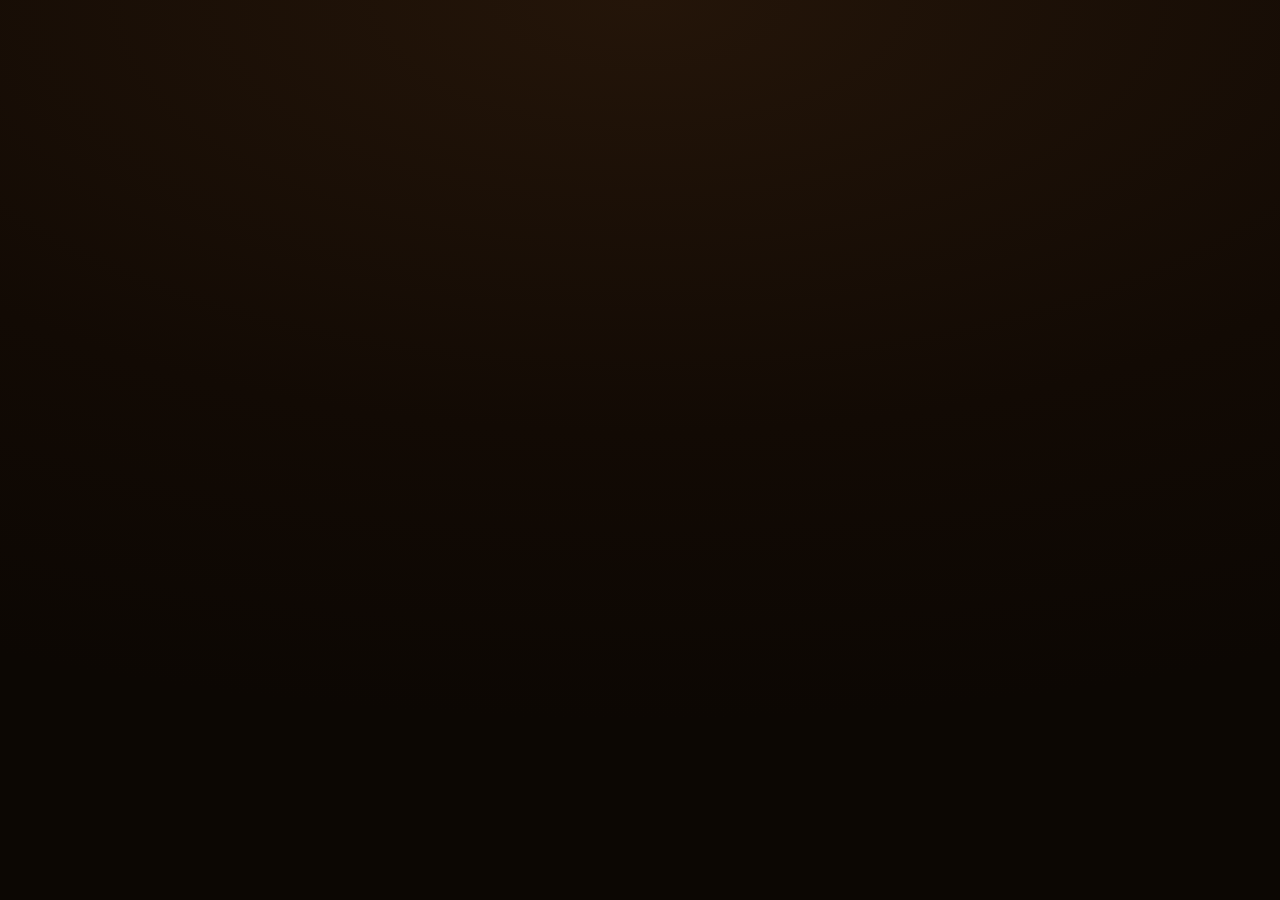
<file: index.html>
<!doctype html>
<html lang="en">
<head>
<meta charset="utf-8">
<meta name="viewport" content="width=device-width, initial-scale=1, viewport-fit=cover">
<title>Wellness &amp; Whiskey</title>
<meta http-equiv="refresh" content="0; url=./wellness-and-whiskey.html">
<style>
  html,body{margin:0;height:100%;background:#120A04;color:#F8F1E6;
    font-family:-apple-system,system-ui,sans-serif;display:flex;align-items:center;justify-content:center}
  a{color:#E4A24A}
</style>
</head>
<body>
  <a href="./wellness-and-whiskey.html">Open Wellness &amp; Whiskey →</a>
</body>
</html>
</file>
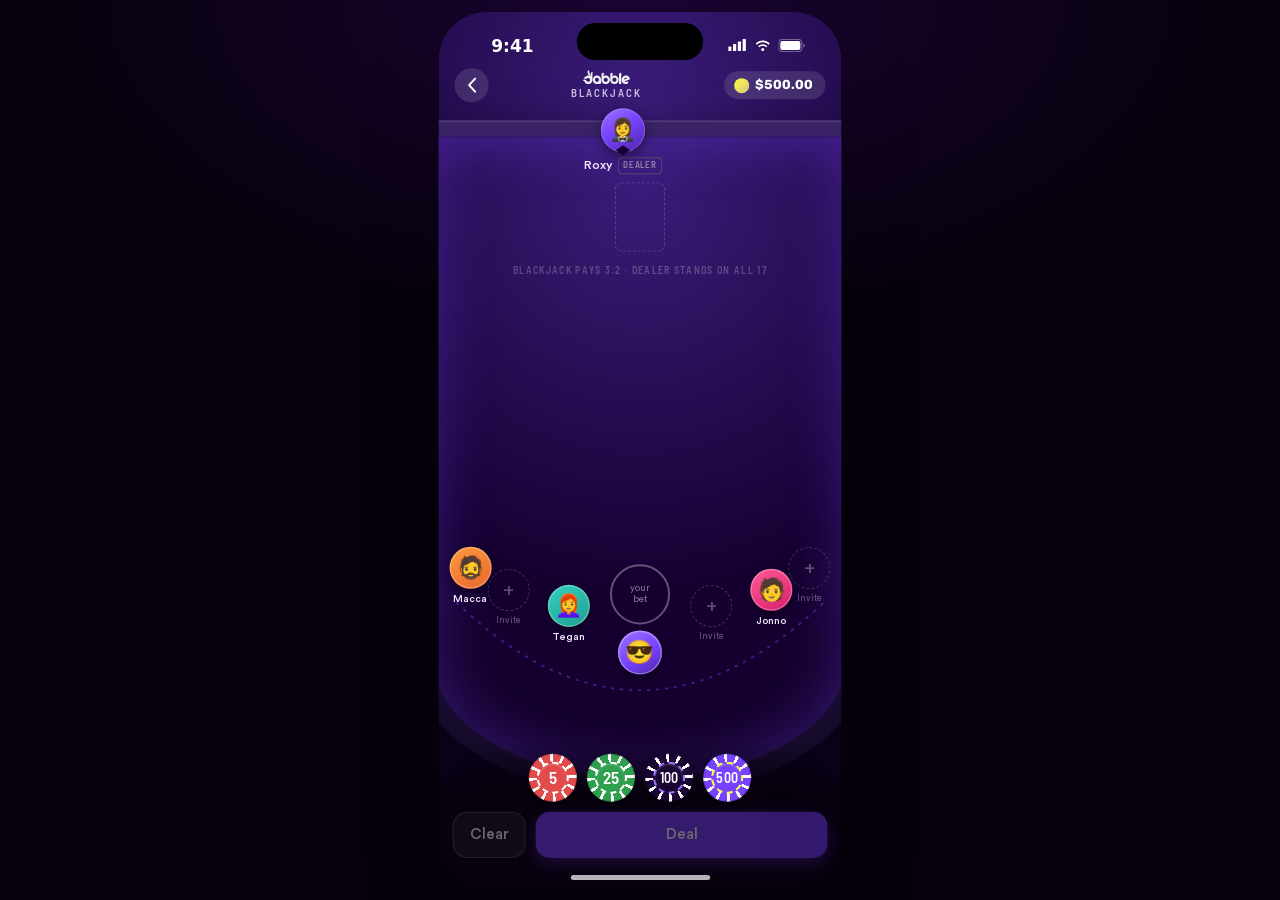
<file: Dabble Blackjack.html>
<!DOCTYPE html>
<html lang="en">
<head>
<meta charset="UTF-8" />
<meta name="viewport" content="width=device-width, initial-scale=1.0" />
<title>Dabble Blackjack</title>
<link rel="stylesheet" href="colors_and_type.css" />
<style>
  html, body { margin: 0; height: 100%; background: #07010C; overflow: hidden; }
  body {
    display: flex; align-items: center; justify-content: center;
    background:
      radial-gradient(80% 60% at 50% 0%, #1A0533 0%, #07010C 60%),
      #07010C;
  }
  #stage { transform-origin: center center; }

  /* ── Card deal-in ── */
  @keyframes bj-deal-in {
    0%   { opacity: 0; transform: translate(120px, -180px) rotate(22deg) scale(.85); }
    100% { opacity: 1; transform: translate(0,0) rotate(0) scale(1); }
  }
  .bj-card-deal { animation: bj-deal-in .42s cubic-bezier(.2,.8,.2,1) both; }

  /* ── Ace glow ring ── */
  @keyframes bj-ace-pulse {
    0%,100% { box-shadow: 0 0 8px 1px rgba(119,66,255,.55), 0 0 18px 3px rgba(252,255,64,.25); }
    50%     { box-shadow: 0 0 16px 4px rgba(119,66,255,.9), 0 0 30px 8px rgba(252,255,64,.45); }
  }
  .bj-ace-glow { animation: bj-ace-pulse 1.3s ease-in-out infinite; }

  /* ── Soft hand pulse ── */
  @keyframes bj-soft { 0%,100% { opacity:.55 } 50% { opacity:1 } }
  .bj-soft-pulse { animation: bj-soft 1.1s ease-in-out infinite; }

  /* ── Flame burst behind ace ── */
  @keyframes bj-flame {
    0%   { opacity: 0; transform: scale(.3) rotate(-12deg); }
    35%  { opacity: 1; transform: scale(1.15) rotate(4deg); }
    100% { opacity: 0; transform: scale(1.4) rotate(10deg) translateY(-14px); }
  }
  .bj-flame-burst { animation: bj-flame 1.1s ease-out forwards; }

  /* ── Confetti ── */
  @keyframes bj-confetti {
    0%   { opacity: 1; transform: translate(-50%,-50%) rotate(0); }
    100% { opacity: 0; transform: translate(calc(-50% + var(--cx)), calc(-50% + var(--cy))) rotate(var(--cr)); }
  }

  /* ── Banner pop ── */
  @keyframes bj-pop {
    0%   { opacity: 0; transform: scale(.6); }
    55%  { opacity: 1; transform: scale(1.08); }
    100% { opacity: 1; transform: scale(1); }
  }
  .bj-banner-pop { animation: bj-pop .5s cubic-bezier(.2,.9,.3,1.2) both; }

  /* ── Cash pop ── */
  @keyframes bj-cash {
    0%   { opacity: 0; transform: translate(-50%, 6px) scale(.7); }
    20%  { opacity: 1; transform: translate(-50%, -2px) scale(1.05); }
    80%  { opacity: 1; transform: translate(-50%, -2px) scale(1); }
    100% { opacity: 0; transform: translate(-50%, -10px) scale(1); }
  }
  .bj-cash-pop { animation: bj-cash 2.4s ease-out forwards; }

  /* ── Banter reaction float ── */
  @keyframes bj-react {
    0%   { opacity: 0; transform: translateY(0) scale(.6); }
    15%  { opacity: 1; transform: translateY(-14px) scale(1); }
    100% { opacity: 0; transform: translateY(-150px) scale(.9); }
  }
  .bj-react-float { animation: bj-react 3.2s ease-out forwards; }
</style>
</head>
<body>
  <template id="__bundler_thumbnail">
    <svg viewBox="0 0 100 100" xmlns="http://www.w3.org/2000/svg">
      <rect width="100" height="100" rx="20" fill="#7742FF"/>
      <rect x="34" y="28" width="34" height="46" rx="5" fill="#fff" transform="rotate(-10 51 51)"/>
      <rect x="44" y="32" width="34" height="46" rx="5" fill="#FCFF40" transform="rotate(10 61 55)"/>
      <text x="60" y="64" font-family="Arial" font-weight="bold" font-size="26" fill="#150030" text-anchor="middle">21</text>
    </svg>
  </template>

  <div id="stage"></div>
  <div id="root"></div>

  <!-- React + Babel vendored locally (vendor/) — no external CDN dependency. -->
  <script src="vendor/react.min.js"></script>
  <script src="vendor/react-dom.min.js"></script>
  <script src="vendor/babel.min.js"></script>

  <script type="text/babel" src="tweaks-panel.jsx"></script>
  <script type="text/babel" src="ios-frame.jsx"></script>
  <script type="text/babel" src="engine.jsx"></script>
  <script type="text/babel" src="cards.jsx"></script>
  <script type="text/babel" src="chips.jsx"></script>
  <script type="text/babel" src="fx.jsx"></script>
  <script type="text/babel" src="dealer.jsx"></script>
  <script type="text/babel" src="seats.jsx"></script>
  <script type="text/babel" src="app.jsx"></script>

  <script type="text/babel" data-presets="react">
    const DEVICE_W = 402, DEVICE_H = 874;

    function Stage() {
      const wrapRef = React.useRef(null);
      React.useEffect(() => {
        const fit = () => {
          const pad = 24;
          const s = Math.min((window.innerWidth - pad) / DEVICE_W, (window.innerHeight - pad) / DEVICE_H, 1.15);
          const el = document.getElementById('stage');
          if (el) el.style.transform = `scale(${s})`;
        };
        fit();
        window.addEventListener('resize', fit);
        return () => window.removeEventListener('resize', fit);
      }, []);
      return (
        <IOSDevice dark width={DEVICE_W} height={DEVICE_H}>
          <Table />
        </IOSDevice>
      );
    }

    ReactDOM.createRoot(document.getElementById('stage')).render(<Stage />);
  </script>
</body>
</html>
</file>
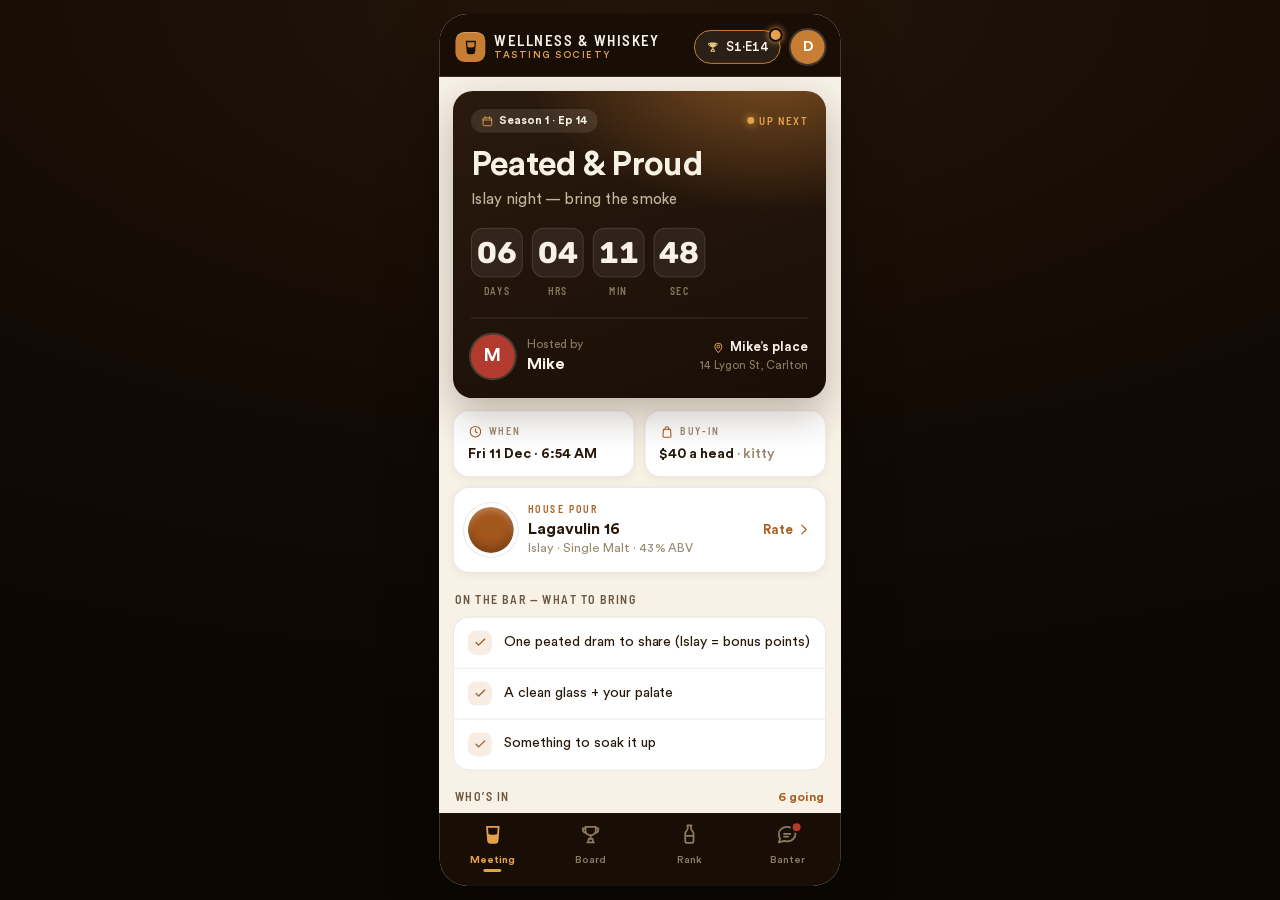
<file: wellness-and-whiskey.html>
<!doctype html>
<html lang="en">
<head>
<meta charset="utf-8">
<meta name="viewport" content="width=device-width, initial-scale=1, viewport-fit=cover">
<title>Wellness &amp; Whiskey</title>
<link rel="stylesheet" href="colors_and_type.css">
<link rel="stylesheet" href="src/whiskey.css">
<style>
  html, body { margin:0; padding:0; height:100%; background:#120A04;
    background-image: radial-gradient(120% 80% at 50% 0%, #241509 0%, #120A04 60%, #0C0703 100%);
    overflow:hidden; }
  #stage { position:fixed; inset:0; display:flex; align-items:center; justify-content:center; }
  #phone-scale { transform-origin:center center; }
  #root { height:100%; }
  /* On phones, drop the device-mockup chrome and fill the screen edge-to-edge.
     Size to the SMALL viewport (svh) — the height with the browser's toolbars
     showing — so the tab bar is never hidden behind Chrome/Safari's bottom bar. */
  @media (max-width: 600px) {
    body { background:#190E06; }
    #stage { display:block; bottom:auto; height:100vh; height:100svh; }
    #phone-scale { width:100%; height:100%; }
  }
</style>
<!-- React + Babel are vendored locally (vendor/) so the app has no external CDN
     dependency — it loads even if unpkg is blocked by a network/proxy/extension. -->
<script src="vendor/react.min.js"></script>
<script src="vendor/react-dom.min.js"></script>
<script src="vendor/babel.min.js"></script>
</head>
<body>
<div id="stage"><div id="phone-scale"><div id="root"></div></div></div>

<!-- plain globals -->
<script src="src/icons.js"></script>
<script src="src/data.js"></script>
<script src="src/store.js"></script>
<!-- babel components -->
<script type="text/babel" src="src/ios-frame.jsx"></script>
<script type="text/babel" src="src/shared.jsx"></script>
<script type="text/babel" src="src/screen-meeting.jsx"></script>
<script type="text/babel" src="src/screen-board.jsx"></script>
<script type="text/babel" src="src/screen-rank.jsx"></script>
<script type="text/babel" src="src/screen-banter.jsx"></script>
<script type="text/babel" src="src/activate.jsx"></script>

<script type="text/babel">
const { useState, useEffect, useRef } = React;
const LS = 'ww_state_v4';

function loadState() {
  try { return JSON.parse(localStorage.getItem(LS)) || {}; } catch (e) { return {}; }
}

function App() {
  const saved = useRef(loadState()).current;
  // Re-register any user-added whiskeys into the live catalog before first render.
  const hydrated = useRef(false);
  if (!hydrated.current) { WW.ensureWhiskeys(saved.customWhiskeys || []); hydrated.current = true; }

  const [tab, setTab] = useState(saved.tab || 'meeting');
  const [userScores, setUserScores] = useState(saved.userScores || {});
  const [meeting, setMeeting] = useState(saved.meeting || Object.assign({}, WW.meeting));
  const [episodes, setEpisodes] = useState(saved.episodes || []);
  const [customWhiskeys, setCustomWhiskeys] = useState(saved.customWhiskeys || []);
  const [rsvp, setRsvp] = useState(saved.rsvp || Object.assign({}, (saved.meeting || WW.meeting).rsvp));
  const [posts, setPosts] = useState(saved.posts || WW.banter);
  const [justRated, setJustRated] = useState(null);
  const [boardVisit, setBoardVisit] = useState(0);
  const [seenBanter, setSeenBanter] = useState(false);
  const [activate, setActivate] = useState(false);
  const mq = useRef(window.matchMedia('(max-width: 600px)'));
  const [mobile, setMobile] = useState(mq.current.matches);

  // keep the global mirror in sync so host-badge / default-bottle reads stay current
  WW.meeting = meeting;

  // persist
  useEffect(() => {
    localStorage.setItem(LS, JSON.stringify({ tab, userScores, rsvp, posts, meeting, episodes, customWhiskeys }));
  }, [tab, userScores, rsvp, posts, meeting, episodes, customWhiskeys]);

  // fit to viewport — scale the device mockup on desktop; fill the screen on phones
  useEffect(() => {
    const el = document.getElementById('phone-scale');
    const m = mq.current;
    function fit() {
      if (m.matches) {
        el.style.transform = 'none';
      } else {
        const s = Math.min(1, (window.innerHeight - 28) / 874, (window.innerWidth - 20) / 402);
        el.style.transform = `scale(${s})`;
      }
    }
    function onMq() { setMobile(m.matches); fit(); }
    fit();
    window.addEventListener('resize', fit);
    m.addEventListener('change', onMq);
    return () => { window.removeEventListener('resize', fit); m.removeEventListener('change', onMq); };
  }, []);

  function go(next) {
    if (next === 'board' && tab !== 'board') setBoardVisit(v => v + 1);
    if (next === 'banter') setSeenBanter(true);
    if (next !== 'board') setJustRated(null);
    setTab(next);
  }

  function onRsvp(status) { setRsvp(r => ({ ...r, [WW.me.id]: status })); }

  function onSubmitScore(id, sc) { setUserScores(s => ({ ...s, [id]: sc })); }

  function onGotoBoardFromRank(id) {
    setJustRated(id);
    setBoardVisit(v => v + 1);
    setTab('board');
  }

  function onReact(postId, emo) {
    setPosts(ps => ps.map(p => {
      if (p.id !== postId) return p;
      const r = { ...p.reactions };
      let mine = p.mine;
      if (mine === emo) { r[emo] = Math.max(0, (r[emo] || 0) - 1); mine = null; }
      else { if (mine) r[mine] = Math.max(0, (r[mine] || 0) - 1); r[emo] = (r[emo] || 0) + 1; mine = emo; }
      return { ...p, reactions: r, mine };
    }));
  }

  function onPost(text) {
    const np = { id: 'u' + Date.now(), author: WW.me.id, time: 'just now', text,
      reactions: { '\uD83D\uDD25':0, '\u2764\uFE0F':0, '\uD83D\uDE02':0, '\uD83E\uDD43':0 }, mine: null, comments: 0, score: null };
    setPosts(ps => [np, ...ps]);
  }

  // Activate the next episode: the user becomes host, nextHost rotates to the
  // next person, RSVPs reset (host going, everyone else pending). Archive the
  // current episode and register any newly-added bottle.
  function onActivateEpisode(next) {
    if (next.newWhiskey) {
      WW.addWhiskey(next.newWhiskey);
      setCustomWhiskeys(cw => cw.find(x => x.id === next.newWhiskey.id) ? cw : [...cw, next.newWhiskey]);
    }
    setEpisodes(eps => [meeting, ...eps]);
    const host = WW.me.id;
    const rot = WW.hostRotation && WW.hostRotation.length ? WW.hostRotation : WW.members.map(m => m.id);
    const nextHost = rot[(rot.indexOf(host) + 1 + rot.length) % rot.length];
    const rsvp = {};
    WW.members.forEach(m => { rsvp[m.id] = (m.id === host ? 'going' : 'pending'); });
    const m = {
      season: next.season, no: next.no, host, nextHost,
      venue: next.venue, address: next.address, target: next.target,
      theme: next.theme, subtitle: next.subtitle, buyIn: next.buyIn,
      bottle: next.bottle, bring: next.bring, rsvp,
    };
    setMeeting(m);
    setRsvp(rsvp);
    setActivate(false);
    setTab('meeting');
  }

  const banterDot = !seenBanter;

  return (
    <IOSDevice dark={true} bare={mobile}>
      <div style={{ height:'100%', display:'flex', flexDirection:'column', background:'var(--ww-cream)' }}>
        <AppHeader meeting={meeting} mobile={mobile} onActivate={() => setActivate(true)}/>
        <div style={{ flex:1, minHeight:0, display:'flex', flexDirection:'column', position:'relative' }}>
          {tab === 'meeting' && <MeetingScreen meeting={meeting} episodes={episodes} rsvp={rsvp} onRsvp={onRsvp} onGotoRank={() => go('rank')} onActivate={() => setActivate(true)}/>}
          {tab === 'board'   && <BoardScreen key={'b' + boardVisit} userScores={userScores} justRated={justRated}/>}
          {tab === 'rank'    && <RankScreen userScores={userScores} onSubmit={onSubmitScore} onGotoBoard={onGotoBoardFromRank} houseBottle={meeting.bottle}/>}
          {tab === 'banter'  && <BanterScreen posts={posts} onReact={onReact} onPost={onPost}/>}
          <ActivateSheet open={activate} meeting={meeting} onClose={() => setActivate(false)} onActivate={onActivateEpisode}/>
        </div>
        <TabBar active={tab} onChange={go} banterDot={banterDot} mobile={mobile}/>
      </div>
    </IOSDevice>
  );
}

ReactDOM.createRoot(document.getElementById('root')).render(<App/>);
</script>
</body>
</html>
</file>
<file: colors_and_type.css>
/* ==========================================================================
   Dabble Design System — Colors & Type
   Tokens pulled from bookmaker-frontend (packages/common/src/Theme) and the
   Figma design system. Circular Std is the primary face; Barlow SemiCondensed
   is the display / stat face; Rubik is used for editorial numeric callouts.
   ========================================================================== */

/* --- Fonts ---------------------------------------------------------------- */

@font-face {
  font-family: 'Circular Std';
  src: url('fonts/CircularStd-Book.ttf') format('truetype');
  font-weight: 400; font-style: normal; font-display: swap;
}
@font-face {
  font-family: 'Circular Std';
  src: url('fonts/CircularStd-Medium.ttf') format('truetype');
  font-weight: 500; font-style: normal; font-display: swap;
}
@font-face {
  font-family: 'Circular Std';
  src: url('fonts/CircularStd-Bold.ttf') format('truetype');
  font-weight: 700; font-style: normal; font-display: swap;
}
@font-face {
  font-family: 'Barlow Semi Condensed';
  src: url('fonts/BarlowSemiCondensed-SemiBold.ttf') format('truetype');
  font-weight: 600; font-style: normal; font-display: swap;
}
@font-face {
  font-family: 'Rubik';
  src: url('fonts/Rubik-Medium.ttf') format('truetype');
  font-weight: 500; font-style: normal; font-display: swap;
}
@font-face {
  font-family: 'Rubik';
  src: url('fonts/Rubik-MediumItalic.ttf') format('truetype');
  font-weight: 500; font-style: italic; font-display: swap;
}
@font-face {
  font-family: 'Rubik';
  src: url('fonts/Rubik-Bold.ttf') format('truetype');
  font-weight: 700; font-style: normal; font-display: swap;
}
@font-face {
  font-family: 'Rubik';
  src: url('fonts/Rubik-BoldItalic.ttf') format('truetype');
  font-weight: 700; font-style: italic; font-display: swap;
}

:root {
  /* ------------------------------------------------------------------------
     BRAND COLORS (primary palette — named, from Theme/colors.ts)
     ------------------------------------------------------------------------ */
  --dabblish:      #7742FF;  /* Primary brand purple */
  --dabblesser:    #9C75FF;  /* Lighter brand purple */
  --cosmic:        #4D23A4;  /* Deep brand purple */
  --midnight:      #150030;  /* Deep brand black-purple (primary text / bg dark) */
  --dusk:          #0A010F;  /* Pure dark mode background */
  --barbie:        #FF007B;  /* Accent pink */
  --mint:          #73FBD3;  /* Accent mint */
  --aura:          #DBC386;  /* Accent gold */
  --ray:           #FCFF40;  /* Accent yellow */

  /* ------------------------------------------------------------------------
     NEUTRALS
     ------------------------------------------------------------------------ */
  --white:         #FFFFFF;
  --glass:         #FAFAFA;  /* Primary light bg */
  --plaster:       #EFEFEF;  /* Card bg on light */
  --concrete:      #0F0E10;  /* Dark mode card bg */
  --shadow:        #1E1C1E;  /* Dark mode elevated surface */
  --smoke:         #2C2A2C;  /* Dark mode divider / border */
  --charcoal:      #000000;  /* True black */
  --black:         #000000;

  /* Text neutrals (midnight = darkest, fog = lightest) */
  --lavender:      #57486A;  /* Body text on light */
  --mist:          #877D97;  /* Secondary text */
  --fog:           #9687A1;  /* Tertiary text / dark-mode secondary */
  --plum:          #BBAFC0;  /* Muted text */
  --violet:        #EEE8FC;  /* Tint bg */

  /* Transparent variants (from code) */
  --dabblish-16:   #7742FF29;
  --midnight-8:    #15003014;
  --glass-16:      #FAFAFA29;
  --glass-20:      rgba(250,250,250,0.20);
  --glass-95:      rgba(250,250,250,0.95);
  --mist-16:       #877D9729;
  --charcoal-10:   #ECECEF;
  --transparent-purple: rgba(119,66,255,0.16);
  --transparent-dark-purple: rgba(21,0,48,0.33);

  /* ------------------------------------------------------------------------
     SEMANTIC / STATUS
     ------------------------------------------------------------------------ */
  --success:       #34A854;  /* forest */
  --success-alt:   #47BD68;  /* leaf */
  --error:         #E84446;  /* lobster */
  --error-alt:     #FF5053;  /* tomato */
  --error-soft:    #FF8080;  /* watermelon */
  --warning:       #F0A71B;  /* lemon */
  --warning-alt:   #FDB52B;  /* tangerine */
  --info:          #448FFF;  /* ocean */
  --info-alt:      #2177F8;  /* sapphire */

  /* ------------------------------------------------------------------------
     SEMANTIC TOKENS — Light mode (default)
     ------------------------------------------------------------------------ */
  --bg-app:        var(--glass);
  --bg-surface:    var(--white);
  --bg-card:       var(--plaster);
  --bg-raised:     var(--white);
  --border:        var(--midnight-8);
  --divider:       var(--midnight-8);

  --fg-primary:    var(--midnight);   /* headings, primary text */
  --fg-secondary:  var(--lavender);   /* body */
  --fg-tertiary:   var(--mist);       /* captions, meta */
  --fg-muted:      var(--plum);
  --fg-on-brand:   var(--white);
  --fg-link:       var(--dabblish);

  --brand:         var(--dabblish);
  --brand-soft:    var(--dabblish-16);
  --brand-tint:    var(--violet);

  --price-positive:var(--success);
  --price-negative:var(--error);

  /* ------------------------------------------------------------------------
     TYPE SYSTEM
     ------------------------------------------------------------------------ */
  --font-primary:  'Circular Std', -apple-system, BlinkMacSystemFont, 'Helvetica Neue', Arial, sans-serif;
  --font-display:  'Barlow Semi Condensed', 'Circular Std', sans-serif;
  --font-numeric:  'Rubik', 'Circular Std', sans-serif;

  /* Size ramp (matches font.ts token names) */
  --fs-4xs:  8px;
  --fs-3xs: 10px;
  --fs-2xs: 12px;
  --fs-xs:  13px;
  --fs-sm:  14px;
  --fs-md:  15px;
  --fs-lg:  16px;
  --fs-xl:  17px;
  --fs-2xl: 18px;
  --fs-3xl: 20px;
  --fs-4xl: 32px;
  --fs-5xl: 36px;

  --fw-regular: 400;
  --fw-medium:  500;
  --fw-semibold:600;
  --fw-bold:    700;

  /* Line heights (tight by default; the app uses Circular tightly) */
  --lh-tight:   1.15;
  --lh-snug:    1.25;
  --lh-normal:  1.4;
  --lh-loose:   1.55;

  /* Letter spacing (Barlow used uppercase-ish, with slight negative tracking on Circular large) */
  --ls-tight:   -0.01em;
  --ls-normal:  0;
  --ls-wide:    0.04em;
  --ls-caps:    0.08em;

  /* ------------------------------------------------------------------------
     SPACING — 8pt grid (SPACING_SIZE=8 in theme.ts). Design system is on a 4x4 sub-grid.
     ------------------------------------------------------------------------ */
  --sp-0:  0;
  --sp-1:  4px;
  --sp-2:  8px;
  --sp-3:  12px;
  --sp-4:  16px;
  --sp-5:  20px;
  --sp-6:  24px;
  --sp-7:  28px;
  --sp-8:  32px;
  --sp-10: 40px;
  --sp-12: 48px;
  --sp-16: 64px;

  /* Corner radius (observed: pills, chunky cards, tight chips) */
  --r-xs:  4px;
  --r-sm:  6px;
  --r-md:  8px;
  --r-lg:  12px;
  --r-xl:  16px;
  --r-2xl: 20px;
  --r-pill: 999px;

  /* Shadows */
  --shadow-card:    0 2px 8px rgba(21, 0, 48, 0.06);
  --shadow-raised:  0 4px 16px rgba(21, 0, 48, 0.10);
  --shadow-modal:   0 16px 48px rgba(21, 0, 48, 0.24);
  --shadow-brand:   0 8px 24px rgba(119, 66, 255, 0.32);

  /* Motion */
  --ease-snappy:   cubic-bezier(.2, .8, .2, 1);
  --ease-standard: cubic-bezier(.4, 0, .2, 1);
  --dur-fast: 120ms;
  --dur-med:  200ms;
  --dur-slow: 320ms;
}

/* Dark mode token re-mapping (opt-in via [data-theme="dark"] or prefers) */
[data-theme="dark"] {
  --bg-app:       var(--dusk);
  --bg-surface:   var(--concrete);
  --bg-card:      var(--concrete);
  --bg-raised:    var(--shadow);
  --border:       var(--glass-16);
  --divider:      var(--smoke);

  --fg-primary:   var(--glass);
  --fg-secondary: var(--plum);
  --fg-tertiary:  var(--fog);
  --fg-muted:     var(--mist);
  --fg-on-brand:  var(--white);

  --brand-soft:   var(--transparent-purple);
  --brand-tint:   rgba(119,66,255,0.12);
}

/* --- Semantic element styles -------------------------------------------- */

html, body {
  font-family: var(--font-primary);
  font-weight: var(--fw-regular);
  font-size: var(--fs-lg);
  line-height: var(--lh-normal);
  color: var(--fg-primary);
  background: var(--bg-app);
  -webkit-font-smoothing: antialiased;
  -moz-osx-font-smoothing: grayscale;
}

h1, .h1 {
  font-family: var(--font-primary);
  font-weight: var(--fw-bold);
  font-size: var(--fs-5xl);
  line-height: var(--lh-tight);
  letter-spacing: var(--ls-tight);
  color: var(--fg-primary);
  margin: 0;
}
h2, .h2 {
  font-family: var(--font-primary);
  font-weight: var(--fw-bold);
  font-size: var(--fs-4xl);
  line-height: var(--lh-tight);
  letter-spacing: var(--ls-tight);
  margin: 0;
}
h3, .h3 {
  font-family: var(--font-primary);
  font-weight: var(--fw-bold);
  font-size: var(--fs-3xl);
  line-height: var(--lh-snug);
  margin: 0;
}
h4, .h4 {
  font-family: var(--font-primary);
  font-weight: var(--fw-medium);
  font-size: var(--fs-2xl);
  line-height: var(--lh-snug);
  margin: 0;
}

p, .body {
  font-size: var(--fs-sm);
  line-height: var(--lh-normal);
  color: var(--fg-secondary);
  margin: 0;
}

small, .caption {
  font-size: var(--fs-2xs);
  color: var(--fg-tertiary);
  line-height: var(--lh-snug);
}

/* Display — Barlow SemiCondensed (team names, big stats labels, price badges) */
.display, .stat-label {
  font-family: var(--font-display);
  font-weight: 600;
  text-transform: uppercase;
  letter-spacing: var(--ls-caps);
}

/* Editorial numeric — Rubik (used on Feed big-number moments) */
.numeric, .big-number {
  font-family: var(--font-numeric);
  font-weight: 700;
}

/* Price pill text — Circular medium, tabular */
.price {
  font-family: var(--font-primary);
  font-weight: var(--fw-medium);
  font-variant-numeric: tabular-nums;
}

/* Utility */
.u-dabblish { color: var(--dabblish); }
.u-midnight { color: var(--midnight); }
.u-mist     { color: var(--mist); }
.u-forest   { color: var(--success); }
.u-lobster  { color: var(--error); }
</file>
<file: src/whiskey.css>
/* ==========================================================================
   Wellness & Whiskey — warm reskin over the Dabble token base.
   Inherits Circular Std / Barlow / Rubik + spacing/radius/motion from
   colors_and_type.css. Re-maps the purple-forward palette to oak + amber.
   ========================================================================== */

:root {
  /* --- Surfaces --------------------------------------------------------- */
  --ww-espresso:  #190E06;   /* darkest — header, dark hero surfaces       */
  --ww-oak:       #241509;   /* raised dark surface                         */
  --ww-oak-soft:  #32200F;   /* dark chip / inset on espresso               */
  --ww-cream:     #F8F1E6;   /* light app canvas                            */
  --ww-paper:     #FFFFFF;   /* card surface                                */
  --ww-sand:      #F1E6D4;   /* tinted chip / inset on light                */
  --ww-sand-2:    #EaDcc4;

  /* --- Brand amber ------------------------------------------------------ */
  --ww-amber:        #C77D33;   /* primary accent                          */
  --ww-amber-bright: #E4A24A;   /* highlight / glow                        */
  --ww-amber-deep:   #A65E22;   /* pressed / deep                          */
  --ww-gold:         #E7C779;   /* #1 rank, podium shine                   */
  --ww-malt:         #8C6B3F;

  /* --- Ink -------------------------------------------------------------- */
  --ww-ink:       #271708;   /* headings on light                          */
  --ww-ink-soft:  #6B5740;   /* body on light                              */
  --ww-ink-mute:  #9C8870;   /* tertiary / captions                        */
  --ww-on-dark:   #F8F1E6;   /* text on espresso                           */
  --ww-on-dark-soft: #C6B49A;
  --ww-on-dark-mute: #8C7A62;

  /* --- Lines ------------------------------------------------------------ */
  --ww-line:      rgba(39,23,8,0.09);   /* hairline on light               */
  --ww-line-dark: rgba(248,241,230,0.12);

  /* --- Semantic accents ------------------------------------------------- */
  --ww-wax:    #B23A2E;   /* host badge / live / wax-seal red               */
  --ww-forest: #4E8D5B;   /* up / good                                      */
  --ww-rust:   #C0492F;   /* down                                           */

  /* --- Glows / shadows -------------------------------------------------- */
  --ww-glow-amber: 0 10px 30px rgba(199,125,51,0.38);
  --ww-card:       0 2px 10px rgba(39,23,8,0.06);
  --ww-card-lift:  0 10px 30px rgba(39,23,8,0.12);
}

* { box-sizing: border-box; }

/* Re-point a few of the inherited Dabble semantic tokens so any shared
   utility classes (.h1, .display, .numeric…) land in the right family. */
:root {
  --bg-app:       var(--ww-cream);
  --bg-surface:   var(--ww-paper);
  --fg-primary:   var(--ww-ink);
  --fg-secondary: var(--ww-ink-soft);
  --fg-tertiary:  var(--ww-ink-mute);
  --brand:        var(--ww-amber);
}

.font-disp { font-family: var(--font-display); text-transform: uppercase; letter-spacing: 0.07em; font-weight: 600; }
.font-num  { font-family: var(--font-numeric); font-weight: 700; font-variant-numeric: tabular-nums; }
.tab-num   { font-variant-numeric: tabular-nums; }

/* hide scrollbars inside the phone */
.no-scrollbar::-webkit-scrollbar { width: 0; height: 0; }
.no-scrollbar { scrollbar-width: none; -ms-overflow-style: none; }

/* whiskey range slider */
input[type="range"].ww-range { -webkit-appearance: none; appearance: none; width: 100%; height: 26px; background: transparent; cursor: pointer; }
input[type="range"].ww-range:focus { outline: none; }
.ww-range::-webkit-slider-runnable-track { height: 9px; border-radius: 999px; background: transparent; }
.ww-range::-moz-range-track { height: 9px; border-radius: 999px; background: transparent; }
.ww-range::-webkit-slider-thumb {
  -webkit-appearance: none; appearance: none;
  width: 26px; height: 26px; margin-top: -8.5px; border-radius: 50%;
  background: #fff; border: 4px solid var(--ww-amber);
  box-shadow: 0 3px 9px rgba(39,23,8,.32);
}
.ww-range::-moz-range-thumb {
  width: 22px; height: 22px; border-radius: 50%;
  background: #fff; border: 4px solid var(--ww-amber);
  box-shadow: 0 3px 9px rgba(39,23,8,.32);
}
.ww-range:active::-webkit-slider-thumb { transform: scale(1.08); }

/* keyframes */
@keyframes wwpulse { 0%,100% { opacity:1; } 50% { opacity:.35; } }
@keyframes wwpop   { 0% { transform: scale(.6); opacity:0; } 60% { transform: scale(1.06); } 100% { transform: scale(1); opacity:1; } }
@keyframes wwrise  { 0% { transform: translateY(14px); opacity:0; } 100% { transform: translateY(0); opacity:1; } }
@keyframes wwspark { 0% { transform: translate(0,0) scale(0); opacity:0; } 30% { opacity:1; } 100% { transform: translate(var(--dx), var(--dy)) scale(1); opacity:0; } }
@keyframes wwslideup { 0% { transform: translateY(100%); } 100% { transform: translateY(0); } }
@keyframes wwfade { 0% { opacity:0; } 100% { opacity:1; } }
</file>
